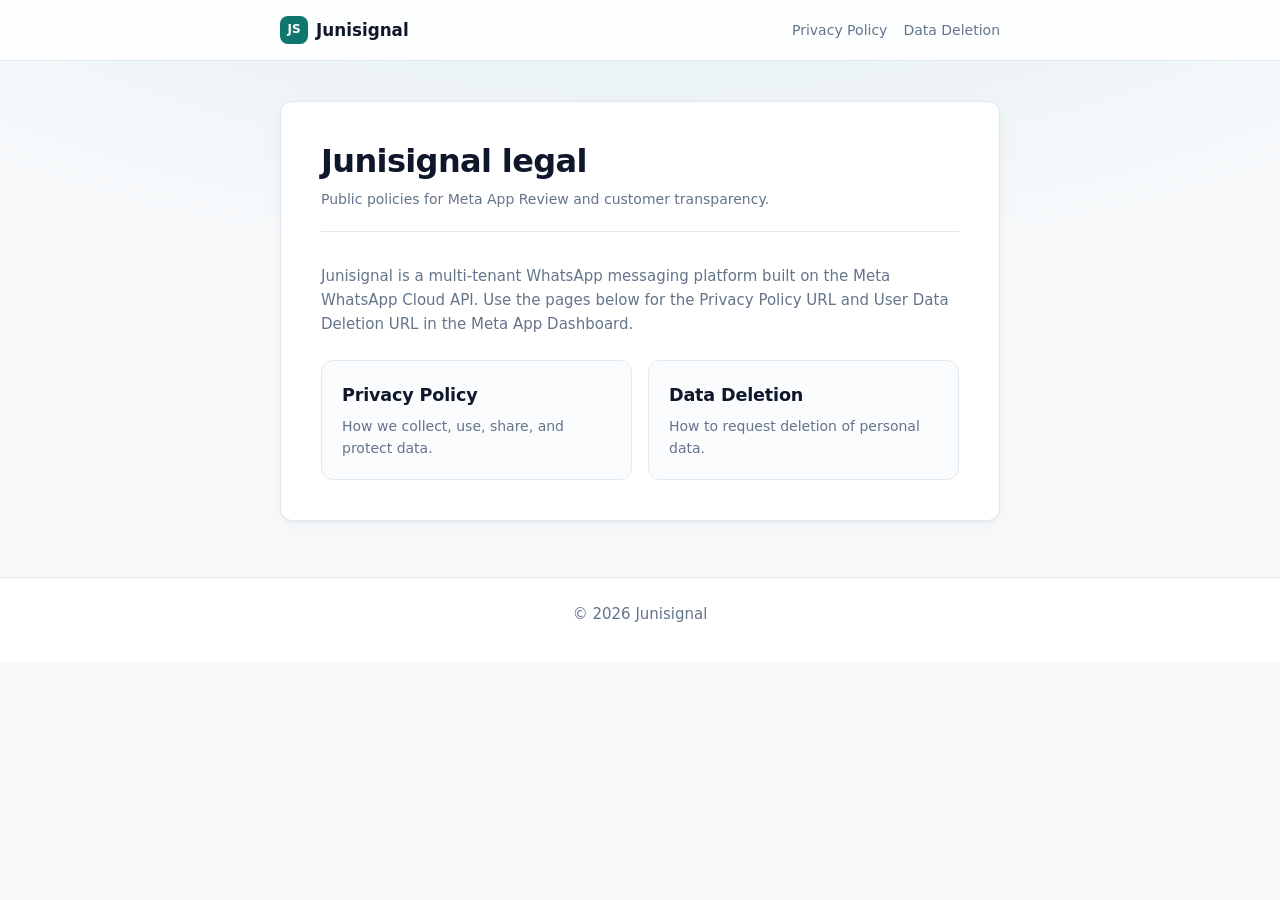
<file: index.html>
<!DOCTYPE html>
<html lang="en">
<head>
  <meta charset="UTF-8">
  <meta name="viewport" content="width=device-width, initial-scale=1.0">
  <title>Junisignal Legal</title>
  <meta name="description" content="Privacy Policy and Data Deletion information for Junisignal.">
  <link rel="stylesheet" href="assets/styles.css">
</head>
<body>
  <header class="site-header">
    <div class="wrap header-inner">
      <a class="brand" href="./">
        <span class="brand-mark">JS</span>
        Junisignal
      </a>
      <nav>
        <a href="privacy/">Privacy Policy</a>
        <a href="data-deletion/">Data Deletion</a>
      </nav>
    </div>
  </header>

  <main>
    <div class="wrap">
      <article class="card">
        <header>
          <h1>Junisignal legal</h1>
          <p class="meta">Public policies for Meta App Review and customer transparency.</p>
        </header>
        <p>
          Junisignal is a multi-tenant WhatsApp messaging platform built on the Meta WhatsApp Cloud API.
          Use the pages below for the Privacy Policy URL and User Data Deletion URL in the Meta App Dashboard.
        </p>
        <div class="hero-links">
          <a class="hero-link" href="privacy/">
            <h2>Privacy Policy</h2>
            <p>How we collect, use, share, and protect data.</p>
          </a>
          <a class="hero-link" href="data-deletion/">
            <h2>Data Deletion</h2>
            <p>How to request deletion of personal data.</p>
          </a>
        </div>
      </article>
    </div>
  </main>

  <footer class="site-footer">
    <div class="wrap">
      <p>&copy; <span id="year"></span> Junisignal</p>
    </div>
  </footer>
  <script>
    document.getElementById('year').textContent = new Date().getFullYear();
  </script>
</body>
</html>
</file>
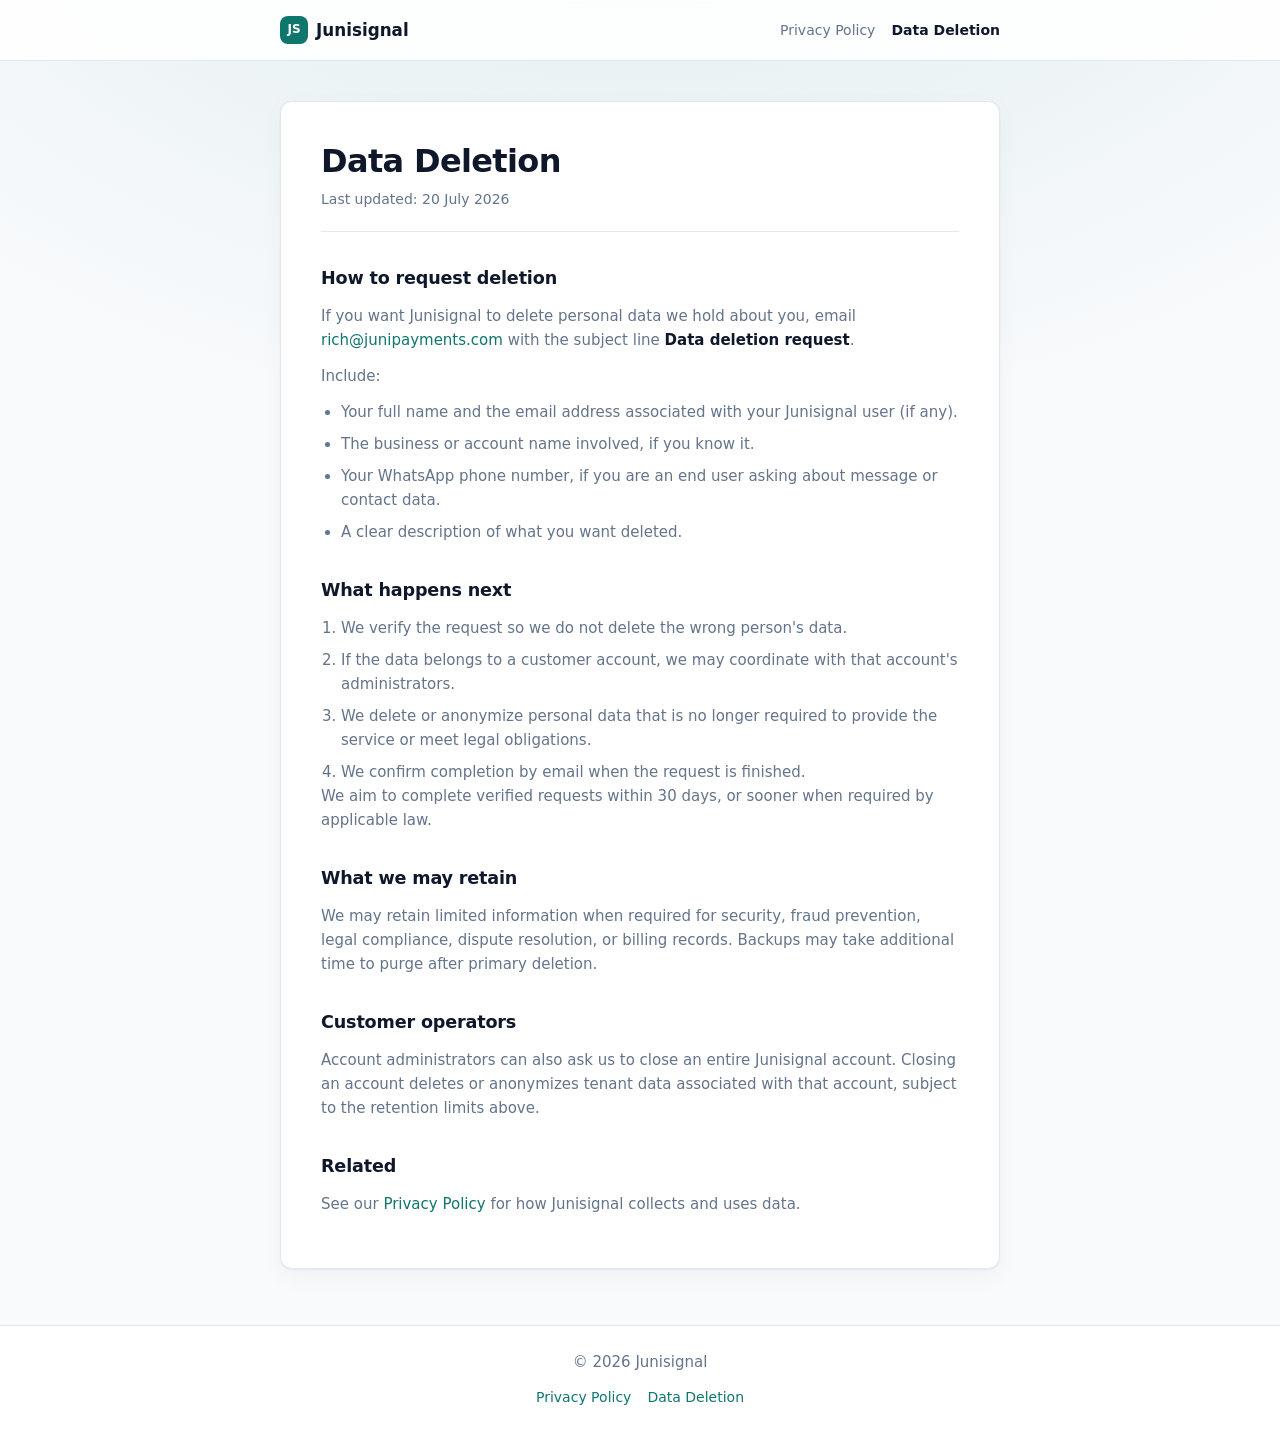
<file: data-deletion/index.html>
<!DOCTYPE html>
<html lang="en">
<head>
  <meta charset="UTF-8">
  <meta name="viewport" content="width=device-width, initial-scale=1.0">
  <title>Data Deletion | Junisignal</title>
  <meta name="description" content="How to request deletion of personal data held by Junisignal.">
  <link rel="stylesheet" href="../assets/styles.css">
</head>
<body>
  <header class="site-header">
    <div class="wrap header-inner">
      <a class="brand" href="../">
        <span class="brand-mark">JS</span>
        Junisignal
      </a>
      <nav>
        <a href="../privacy/">Privacy Policy</a>
        <a href="./" aria-current="page">Data Deletion</a>
      </nav>
    </div>
  </header>

  <main>
    <div class="wrap">
      <article class="card">
        <header>
          <h1>Data Deletion</h1>
          <p class="meta">Last updated: 20 July 2026</p>
        </header>

        <section>
          <h2>How to request deletion</h2>
          <p>
            If you want Junisignal to delete personal data we hold about you, email
            <a href="mailto:rich@junipayments.com">rich@junipayments.com</a>
            with the subject line <strong>Data deletion request</strong>.
          </p>
          <p>Include:</p>
          <ul>
            <li>Your full name and the email address associated with your Junisignal user (if any).</li>
            <li>The business or account name involved, if you know it.</li>
            <li>Your WhatsApp phone number, if you are an end user asking about message or contact data.</li>
            <li>A clear description of what you want deleted.</li>
          </ul>
        </section>

        <section>
          <h2>What happens next</h2>
          <ol>
            <li>We verify the request so we do not delete the wrong person's data.</li>
            <li>If the data belongs to a customer account, we may coordinate with that account's administrators.</li>
            <li>We delete or anonymize personal data that is no longer required to provide the service or meet legal obligations.</li>
            <li>We confirm completion by email when the request is finished.</li>
          </ol>
          <p>
            We aim to complete verified requests within 30 days, or sooner when required by applicable law.
          </p>
        </section>

        <section>
          <h2>What we may retain</h2>
          <p>
            We may retain limited information when required for security, fraud prevention, legal compliance, dispute resolution, or billing records.
            Backups may take additional time to purge after primary deletion.
          </p>
        </section>

        <section>
          <h2>Customer operators</h2>
          <p>
            Account administrators can also ask us to close an entire Junisignal account.
            Closing an account deletes or anonymizes tenant data associated with that account, subject to the retention limits above.
          </p>
        </section>

        <section>
          <h2>Related</h2>
          <p>
            See our
            <a href="../privacy/">Privacy Policy</a>
            for how Junisignal collects and uses data.
          </p>
        </section>
      </article>
    </div>
  </main>

  <footer class="site-footer">
    <div class="wrap">
      <p>&copy; <span id="year"></span> Junisignal</p>
      <div class="footer-nav">
        <a href="../privacy/">Privacy Policy</a>
        <a href="./">Data Deletion</a>
      </div>
    </div>
  </footer>
  <script>
    document.getElementById('year').textContent = new Date().getFullYear();
  </script>
</body>
</html>
</file>
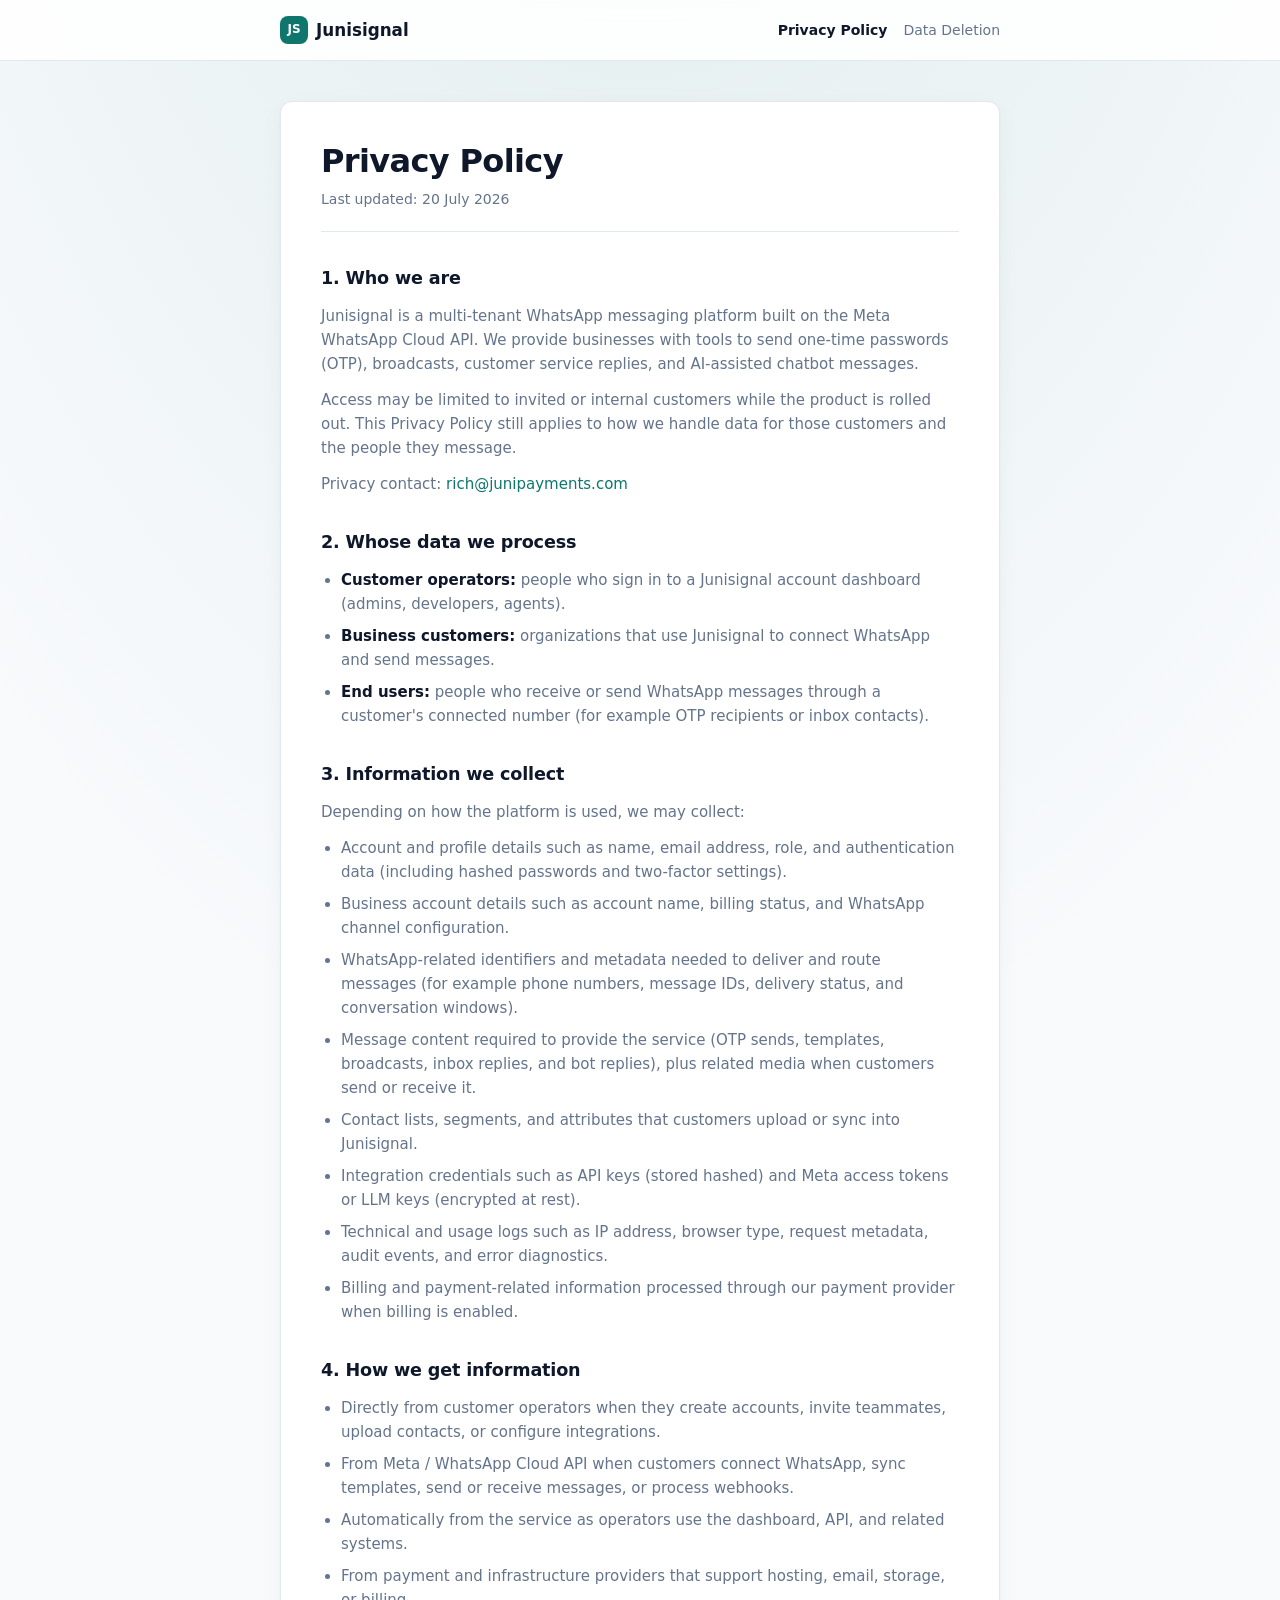
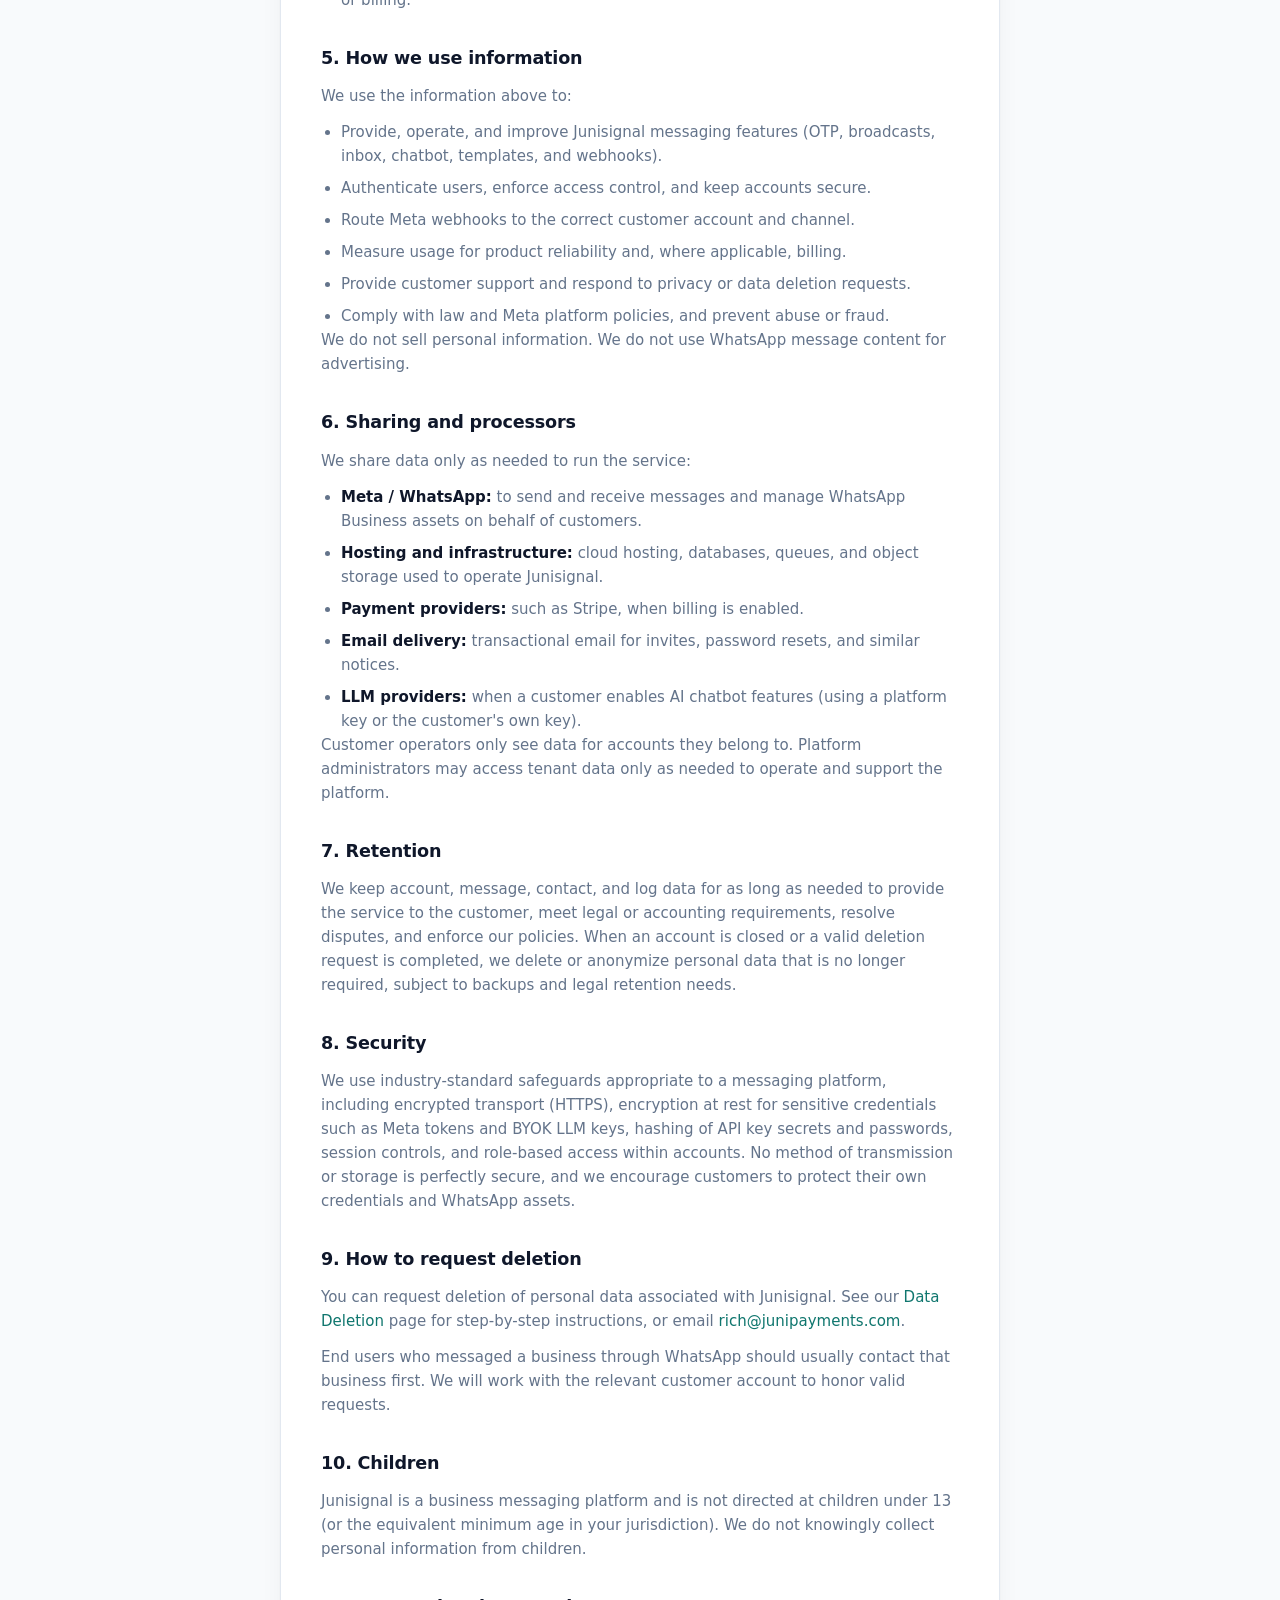
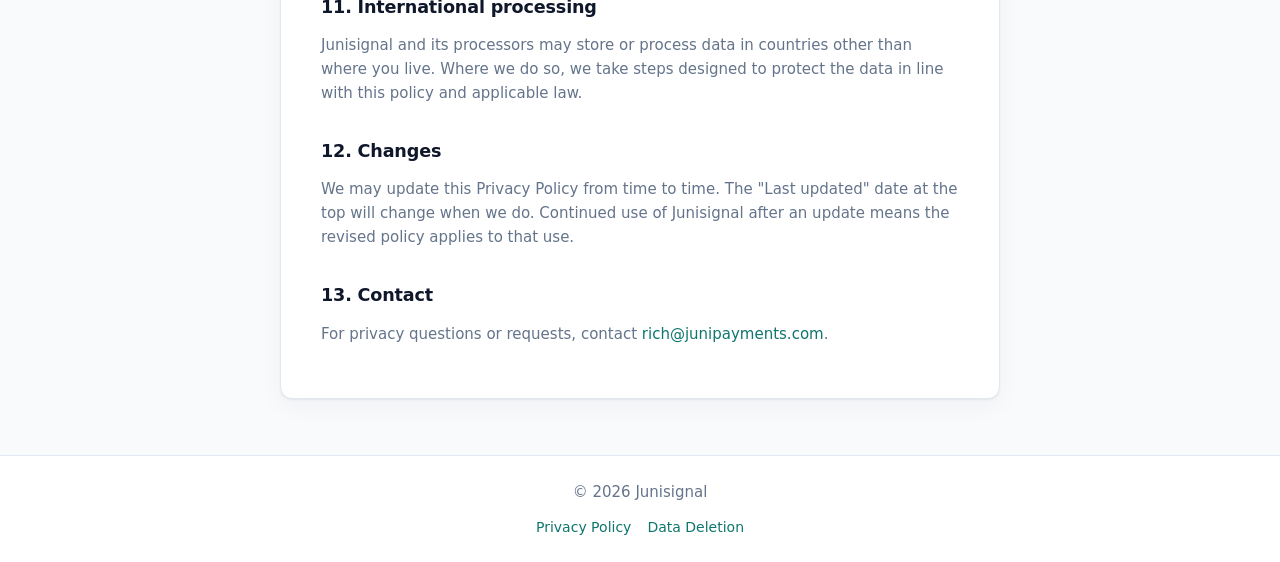
<file: privacy/index.html>
<!DOCTYPE html>
<html lang="en">
<head>
  <meta charset="UTF-8">
  <meta name="viewport" content="width=device-width, initial-scale=1.0">
  <title>Privacy Policy | Junisignal</title>
  <meta name="description" content="Junisignal Privacy Policy: how we collect, use, and protect personal data.">
  <link rel="stylesheet" href="../assets/styles.css">
</head>
<body>
  <header class="site-header">
    <div class="wrap header-inner">
      <a class="brand" href="../">
        <span class="brand-mark">JS</span>
        Junisignal
      </a>
      <nav>
        <a href="./" aria-current="page">Privacy Policy</a>
        <a href="../data-deletion/">Data Deletion</a>
      </nav>
    </div>
  </header>

  <main>
    <div class="wrap">
      <article class="card">
        <header>
          <h1>Privacy Policy</h1>
          <p class="meta">Last updated: 20 July 2026</p>
        </header>

        <section>
          <h2>1. Who we are</h2>
          <p>
            Junisignal is a multi-tenant WhatsApp messaging platform built on the Meta WhatsApp Cloud API.
            We provide businesses with tools to send one-time passwords (OTP), broadcasts, customer service replies, and AI-assisted chatbot messages.
          </p>
          <p>
            Access may be limited to invited or internal customers while the product is rolled out.
            This Privacy Policy still applies to how we handle data for those customers and the people they message.
          </p>
          <p>
            Privacy contact:
            <a href="mailto:rich@junipayments.com">rich@junipayments.com</a>
          </p>
        </section>

        <section>
          <h2>2. Whose data we process</h2>
          <ul>
            <li><strong>Customer operators:</strong> people who sign in to a Junisignal account dashboard (admins, developers, agents).</li>
            <li><strong>Business customers:</strong> organizations that use Junisignal to connect WhatsApp and send messages.</li>
            <li><strong>End users:</strong> people who receive or send WhatsApp messages through a customer's connected number (for example OTP recipients or inbox contacts).</li>
          </ul>
        </section>

        <section>
          <h2>3. Information we collect</h2>
          <p>Depending on how the platform is used, we may collect:</p>
          <ul>
            <li>Account and profile details such as name, email address, role, and authentication data (including hashed passwords and two-factor settings).</li>
            <li>Business account details such as account name, billing status, and WhatsApp channel configuration.</li>
            <li>WhatsApp-related identifiers and metadata needed to deliver and route messages (for example phone numbers, message IDs, delivery status, and conversation windows).</li>
            <li>Message content required to provide the service (OTP sends, templates, broadcasts, inbox replies, and bot replies), plus related media when customers send or receive it.</li>
            <li>Contact lists, segments, and attributes that customers upload or sync into Junisignal.</li>
            <li>Integration credentials such as API keys (stored hashed) and Meta access tokens or LLM keys (encrypted at rest).</li>
            <li>Technical and usage logs such as IP address, browser type, request metadata, audit events, and error diagnostics.</li>
            <li>Billing and payment-related information processed through our payment provider when billing is enabled.</li>
          </ul>
        </section>

        <section>
          <h2>4. How we get information</h2>
          <ul>
            <li>Directly from customer operators when they create accounts, invite teammates, upload contacts, or configure integrations.</li>
            <li>From Meta / WhatsApp Cloud API when customers connect WhatsApp, sync templates, send or receive messages, or process webhooks.</li>
            <li>Automatically from the service as operators use the dashboard, API, and related systems.</li>
            <li>From payment and infrastructure providers that support hosting, email, storage, or billing.</li>
          </ul>
        </section>

        <section>
          <h2>5. How we use information</h2>
          <p>We use the information above to:</p>
          <ul>
            <li>Provide, operate, and improve Junisignal messaging features (OTP, broadcasts, inbox, chatbot, templates, and webhooks).</li>
            <li>Authenticate users, enforce access control, and keep accounts secure.</li>
            <li>Route Meta webhooks to the correct customer account and channel.</li>
            <li>Measure usage for product reliability and, where applicable, billing.</li>
            <li>Provide customer support and respond to privacy or data deletion requests.</li>
            <li>Comply with law and Meta platform policies, and prevent abuse or fraud.</li>
          </ul>
          <p>
            We do not sell personal information. We do not use WhatsApp message content for advertising.
          </p>
        </section>

        <section>
          <h2>6. Sharing and processors</h2>
          <p>We share data only as needed to run the service:</p>
          <ul>
            <li><strong>Meta / WhatsApp:</strong> to send and receive messages and manage WhatsApp Business assets on behalf of customers.</li>
            <li><strong>Hosting and infrastructure:</strong> cloud hosting, databases, queues, and object storage used to operate Junisignal.</li>
            <li><strong>Payment providers:</strong> such as Stripe, when billing is enabled.</li>
            <li><strong>Email delivery:</strong> transactional email for invites, password resets, and similar notices.</li>
            <li><strong>LLM providers:</strong> when a customer enables AI chatbot features (using a platform key or the customer's own key).</li>
          </ul>
          <p>
            Customer operators only see data for accounts they belong to. Platform administrators may access tenant data only as needed to operate and support the platform.
          </p>
        </section>

        <section>
          <h2>7. Retention</h2>
          <p>
            We keep account, message, contact, and log data for as long as needed to provide the service to the customer, meet legal or accounting requirements, resolve disputes, and enforce our policies.
            When an account is closed or a valid deletion request is completed, we delete or anonymize personal data that is no longer required, subject to backups and legal retention needs.
          </p>
        </section>

        <section>
          <h2>8. Security</h2>
          <p>
            We use industry-standard safeguards appropriate to a messaging platform, including encrypted transport (HTTPS), encryption at rest for sensitive credentials such as Meta tokens and BYOK LLM keys, hashing of API key secrets and passwords, session controls, and role-based access within accounts.
            No method of transmission or storage is perfectly secure, and we encourage customers to protect their own credentials and WhatsApp assets.
          </p>
        </section>

        <section>
          <h2>9. How to request deletion</h2>
          <p>
            You can request deletion of personal data associated with Junisignal.
            See our
            <a href="../data-deletion/">Data Deletion</a>
            page for step-by-step instructions, or email
            <a href="mailto:rich@junipayments.com">rich@junipayments.com</a>.
          </p>
          <p>
            End users who messaged a business through WhatsApp should usually contact that business first.
            We will work with the relevant customer account to honor valid requests.
          </p>
        </section>

        <section>
          <h2>10. Children</h2>
          <p>
            Junisignal is a business messaging platform and is not directed at children under 13 (or the equivalent minimum age in your jurisdiction).
            We do not knowingly collect personal information from children.
          </p>
        </section>

        <section>
          <h2>11. International processing</h2>
          <p>
            Junisignal and its processors may store or process data in countries other than where you live.
            Where we do so, we take steps designed to protect the data in line with this policy and applicable law.
          </p>
        </section>

        <section>
          <h2>12. Changes</h2>
          <p>
            We may update this Privacy Policy from time to time.
            The "Last updated" date at the top will change when we do.
            Continued use of Junisignal after an update means the revised policy applies to that use.
          </p>
        </section>

        <section>
          <h2>13. Contact</h2>
          <p>
            For privacy questions or requests, contact
            <a href="mailto:rich@junipayments.com">rich@junipayments.com</a>.
          </p>
        </section>
      </article>
    </div>
  </main>

  <footer class="site-footer">
    <div class="wrap">
      <p>&copy; <span id="year"></span> Junisignal</p>
      <div class="footer-nav">
        <a href="./">Privacy Policy</a>
        <a href="../data-deletion/">Data Deletion</a>
      </div>
    </div>
  </footer>
  <script>
    document.getElementById('year').textContent = new Date().getFullYear();
  </script>
</body>
</html>
</file>
<file: assets/styles.css>
:root {
  --bg: #f8fafc;
  --surface: #ffffff;
  --text: #0f172a;
  --muted: #64748b;
  --border: #e2e8f0;
  --primary: #0f766e;
  --primary-hover: #0d9488;
  --radius: 12px;
  --shadow: 0 1px 2px rgba(15, 23, 42, 0.06), 0 8px 24px rgba(15, 23, 42, 0.04);
}

@media (prefers-color-scheme: dark) {
  :root {
    --bg: #0b1220;
    --surface: #111827;
    --text: #f1f5f9;
    --muted: #94a3b8;
    --border: #1f2937;
    --primary: #2dd4bf;
    --primary-hover: #5eead4;
    --shadow: 0 1px 2px rgba(0, 0, 0, 0.35), 0 8px 24px rgba(0, 0, 0, 0.25);
  }
}

* {
  box-sizing: border-box;
}

html {
  scroll-behavior: smooth;
}

body {
  margin: 0;
  min-height: 100vh;
  font-family: "Segoe UI", system-ui, -apple-system, BlinkMacSystemFont, sans-serif;
  background:
    radial-gradient(ellipse 80% 50% at 50% -20%, rgba(15, 118, 110, 0.12), transparent),
    var(--bg);
  color: var(--text);
  line-height: 1.6;
}

a {
  color: var(--primary);
  text-decoration: none;
}

a:hover {
  color: var(--primary-hover);
  text-decoration: underline;
}

.site-header,
.site-footer {
  border-color: var(--border);
  background: color-mix(in srgb, var(--surface) 88%, transparent);
  backdrop-filter: blur(8px);
}

.site-header {
  border-bottom: 1px solid var(--border);
  position: sticky;
  top: 0;
  z-index: 10;
}

.site-footer {
  border-top: 1px solid var(--border);
  margin-top: auto;
  padding: 1.5rem 1rem;
  text-align: center;
  color: var(--muted);
  font-size: 0.875rem;
}

.wrap {
  width: min(720px, calc(100% - 2rem));
  margin: 0 auto;
}

.header-inner {
  display: flex;
  align-items: center;
  justify-content: space-between;
  gap: 1rem;
  padding: 1rem 0;
}

.brand {
  display: inline-flex;
  align-items: center;
  gap: 0.5rem;
  color: var(--text);
  font-weight: 650;
  font-size: 1.05rem;
  text-decoration: none;
}

.brand:hover {
  text-decoration: none;
  color: var(--text);
}

.brand-mark {
  display: inline-grid;
  place-items: center;
  width: 1.75rem;
  height: 1.75rem;
  border-radius: 0.5rem;
  background: var(--primary);
  color: #fff;
  font-size: 0.75rem;
  font-weight: 700;
}

nav {
  display: flex;
  flex-wrap: wrap;
  gap: 1rem;
  font-size: 0.875rem;
  color: var(--muted);
}

nav a {
  color: var(--muted);
}

nav a:hover,
nav a[aria-current="page"] {
  color: var(--text);
  text-decoration: none;
}

nav a[aria-current="page"] {
  font-weight: 600;
}

main {
  padding: 2.5rem 0 3.5rem;
}

.card {
  background: var(--surface);
  border: 1px solid var(--border);
  border-radius: var(--radius);
  box-shadow: var(--shadow);
  padding: 1.5rem;
}

@media (min-width: 640px) {
  .card {
    padding: 2.5rem;
  }
}

.card header {
  border-bottom: 1px solid var(--border);
  padding-bottom: 1.25rem;
  margin-bottom: 2rem;
}

h1 {
  margin: 0;
  font-size: clamp(1.75rem, 3vw, 2rem);
  letter-spacing: -0.02em;
  line-height: 1.2;
}

h2 {
  margin: 0 0 0.75rem;
  font-size: 1.1rem;
  letter-spacing: -0.01em;
}

.meta {
  margin: 0.5rem 0 0;
  color: var(--muted);
  font-size: 0.875rem;
}

section + section {
  margin-top: 2rem;
}

p,
li {
  color: var(--muted);
  font-size: 0.9375rem;
}

p {
  margin: 0 0 0.75rem;
}

ul,
ol {
  margin: 0.5rem 0 0;
  padding-left: 1.25rem;
}

li + li {
  margin-top: 0.5rem;
}

strong {
  color: var(--text);
  font-weight: 600;
}

.hero-links {
  display: grid;
  gap: 1rem;
  margin-top: 1.5rem;
}

@media (min-width: 560px) {
  .hero-links {
    grid-template-columns: 1fr 1fr;
  }
}

.hero-link {
  display: block;
  padding: 1.25rem;
  border: 1px solid var(--border);
  border-radius: var(--radius);
  background: color-mix(in srgb, var(--bg) 70%, var(--surface));
  color: var(--text);
  text-decoration: none;
  transition: border-color 0.15s ease, transform 0.15s ease;
}

.hero-link:hover {
  border-color: var(--primary);
  text-decoration: none;
  transform: translateY(-1px);
}

.hero-link h2 {
  margin: 0 0 0.35rem;
  color: var(--text);
}

.hero-link p {
  margin: 0;
  font-size: 0.875rem;
}

.footer-nav {
  display: flex;
  justify-content: center;
  gap: 1rem;
  margin-top: 0.75rem;
}
</file>
